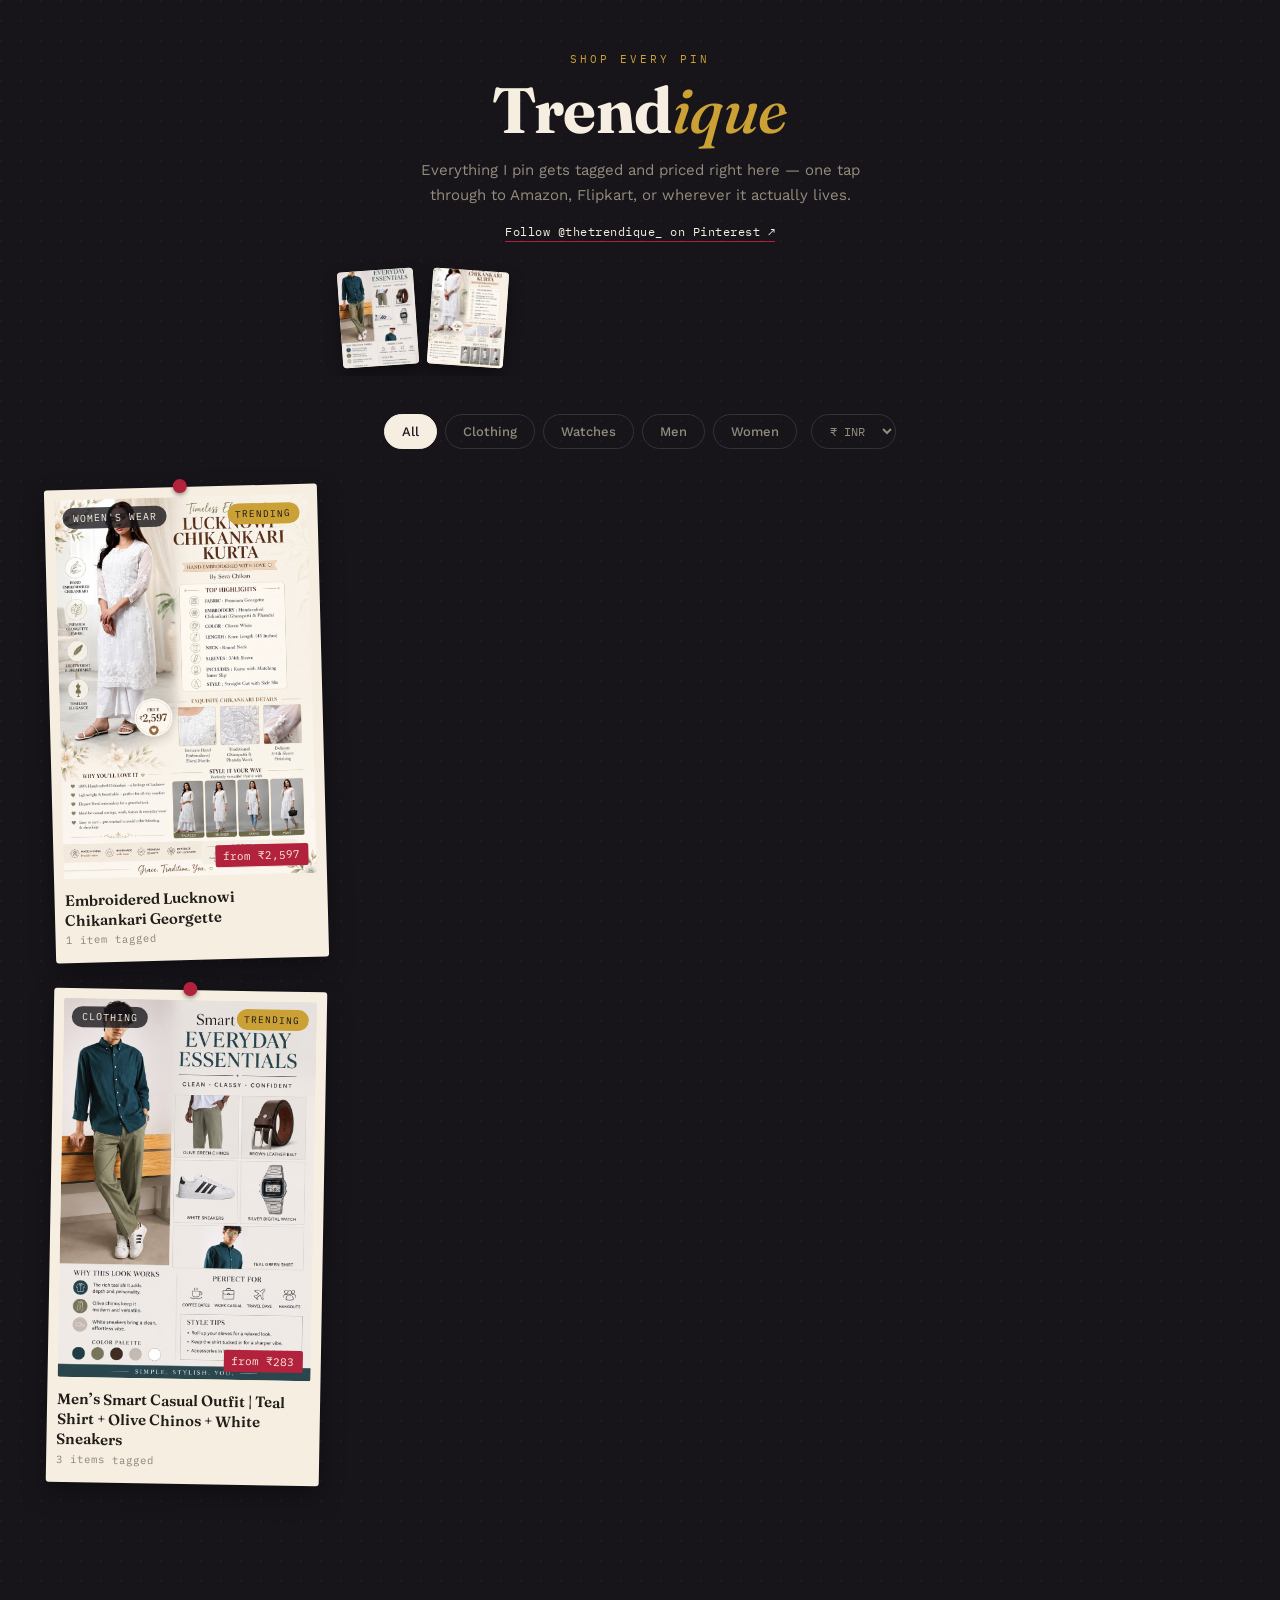
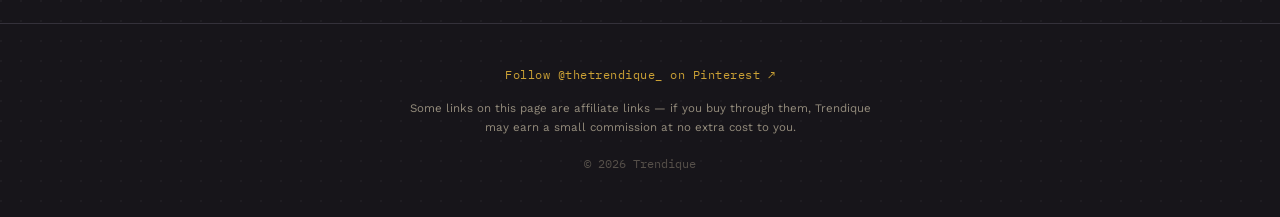
<file: index.html>
<!DOCTYPE html>
<html lang="en">
<head>
<meta charset="UTF-8" />
<meta name="viewport" content="width=device-width, initial-scale=1.0" />
<title>Trendique — Shop Every Pin</title>
<meta name="description" content="Every outfit and find I pin, tagged and ready to buy — straight from Amazon, Flipkart, and wherever else it lives." />
<meta property="og:title" content="Trendique — Shop Every Pin" />
<meta property="og:description" content="Every outfit and find I pin, tagged and ready to buy." />
<meta property="og:type" content="website" />
<link rel="icon" href="data:image/svg+xml,<svg xmlns=%22http://www.w3.org/2000/svg%22 viewBox=%220 0 100 100%22><text y=%22.9em%22 font-size=%2290%22>📌</text></svg>" />
<link rel="stylesheet" href="style.css" />
</head>
<body>

  <header class="site-header">
    <div class="hero-inner">
      <p class="eyebrow">Shop every pin</p>
      <h1>Trend<em>ique</em></h1>
      <p class="subtitle">Everything I pin gets tagged and priced right here — one tap through to Amazon, Flipkart, or wherever it actually lives.</p>
      <a class="pin-follow" href="https://pinterest.com/thetrendique_" target="_blank" rel="noopener noreferrer">Follow @thetrendique_ on Pinterest ↗</a>
    </div>
    <nav class="trending-strip" id="trendingStrip" aria-label="Trending pins — tap to shop">
      <!-- filled in by script.js -->
    </nav>
  </header>

  <div class="controls-row">
    <nav class="tags" id="tagFilters">
      <!-- filled in by script.js -->
    </nav>
    <select class="currency-select" id="currencySelect" aria-label="Currency">
      <option value="INR">₹ INR</option>
      <option value="USD">$ USD</option>
      <option value="EUR">€ EUR</option>
      <option value="GBP">£ GBP</option>
    </select>
  </div>

  <main class="corkboard" id="board">
    <!-- post cards filled in by script.js -->
  </main>

  <div class="overlay" id="overlay">
    <div class="drawer" id="drawer">
      <div class="drawer-head">
        <div>
          <p class="drawer-eyebrow">Tagged in this post</p>
          <h2 id="drawerTitle"></h2>
        </div>
        <button id="closeDrawer" aria-label="Close">&times;</button>
      </div>
      <div id="drawerItems" class="drawer-items"></div>
      <div class="drawer-total">
        <span id="itemCount"></span>
        <span id="totalPrice"></span>
      </div>
    </div>
  </div>

  <footer class="site-footer">
    <a class="footer-follow" href="https://pinterest.com/thetrendique_" target="_blank" rel="noopener noreferrer">Follow @thetrendique_ on Pinterest ↗</a>
    <p class="footer-disclosure">Some links on this page are affiliate links — if you buy through them, Trendique may earn a small commission at no extra cost to you.</p>
    <p class="footer-copyright">&copy; <span id="year"></span> Trendique</p>
  </footer>

  <script src="script.js"></script>
</body>
</html>
</file>
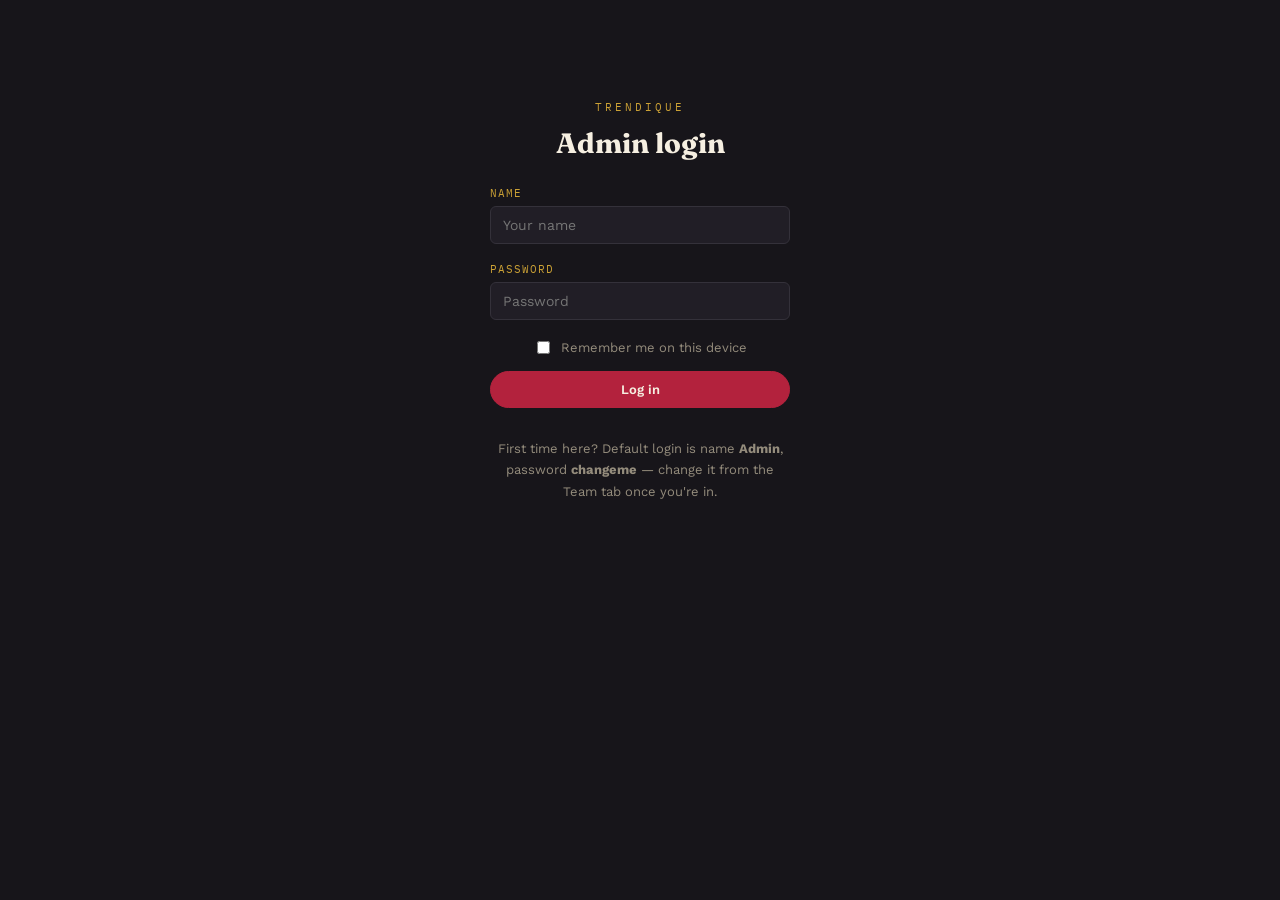
<file: admin.html>
<!DOCTYPE html>
<html lang="en">
<head>
<meta charset="UTF-8" />
<meta name="viewport" content="width=device-width, initial-scale=1.0" />
<title>Admin — Trendique</title>
<meta name="robots" content="noindex" />
<link rel="stylesheet" href="style.css" />
<link rel="stylesheet" href="admin.css" />
</head>
<body>

  <!-- LOGIN SCREEN -->
  <div class="login-screen" id="loginScreen">
    <p class="eyebrow">Trendique</p>
    <h1>Admin login</h1>
    <div class="field" style="text-align:left">
      <label>Name</label>
      <input id="loginName" placeholder="Your name" autocomplete="username" />
    </div>
    <div class="field" style="text-align:left">
      <label>Password</label>
      <input id="loginPass" type="password" placeholder="Password" autocomplete="current-password" />
    </div>
    <div class="checkbox-row">
      <input type="checkbox" id="rememberMe" />
      <label for="rememberMe">Remember me on this device</label>
    </div>
    <button class="btn btn-primary" id="loginBtn" style="width:100%">Log in</button>
    <p class="note" id="loginError" style="color:var(--berry); min-height:18px;"></p>
    <p class="note">First time here? Default login is name <strong>Admin</strong>, password <strong>changeme</strong> — change it from the Team tab once you're in.</p>
  </div>

  <!-- ADMIN PANEL (hidden until logged in) -->
  <div class="admin-shell" id="adminPanel" style="display:none">
    <div class="admin-topbar">
      <div>
        <p class="eyebrow">Logged in as <span id="whoami"></span></p>
        <h1>Admin panel</h1>
      </div>
      <div class="topbar-actions">
        <button class="btn btn-icon" id="settingsBtn" title="GitHub connection" aria-label="GitHub connection">&#9881;</button>
        <button class="btn" id="logoutBtn">Log out</button>
      </div>
    </div>

    <div class="warn">
      Heads up: this login is a simple front-door lock, not a secure account system — anyone who reads this page's code can see the password list. Don't reuse a real password here. Real access to your files is controlled separately through your GitHub repo's Collaborators settings — see the Team tab.
    </div>

    <!-- SETTINGS DRAWER -->
    <div id="settingsOverlay" class="settings-overlay">
      <div class="settings-drawer" id="settingsDrawer">
        <div class="settings-drawer-head">
          <h2>GitHub connection</h2>
          <button class="btn btn-icon" id="closeSettings" aria-label="Close">&times;</button>
        </div>
        <p class="note" style="margin-top:0;">Create a token: GitHub → Settings (your account) → Developer settings → Personal access tokens → Fine-grained tokens → Generate new. Repository access: <strong>this repo only</strong>. Permissions: <strong>Contents → Read and write</strong>. Give it an expiry date and label it with your name.</p>
        <div class="field">
          <label>GitHub username</label>
          <input id="gh-user" placeholder="e.g. absshukla" />
        </div>
        <div class="field">
          <label>Repository name</label>
          <input id="gh-repo" placeholder="e.g. Trendique" />
        </div>
        <div class="field">
          <label>Personal access token</label>
          <input id="gh-token" type="password" placeholder="github_pat_..." autocomplete="off" />
        </div>
        <div class="checkbox-row left">
          <input type="checkbox" id="gh-remember" />
          <label for="gh-remember">Remember this connection on this device</label>
        </div>
        <button class="btn btn-primary" id="gh-save" type="button" style="width:100%;">Save connection</button>
        <p class="note" id="gh-status"></p>
      </div>
    </div>

    <div class="tabs">
      <button class="tab active" data-tab="product">Add post</button>
      <button class="tab" data-tab="manage">My posts</button>
      <button class="tab" data-tab="team" id="teamTabBtn">Team</button>
    </div>

    <!-- ADD POST PANEL -->
    <div class="panel active" id="panel-product">
      <div class="admin-layout">

        <div class="preview-pane">
          <div class="preview-box">
            <p class="section-label">Live preview</p>
            <div class="preview-card-slot" id="previewCardSlot"></div>
            <div class="preview-meta" id="previewMeta"></div>
          </div>
        </div>

        <div class="form-pane">
          <p class="section-label">Photo</p>
          <div class="img-toggle">
            <button class="btn" id="useUrlBtn" type="button">Image URL</button>
            <button class="btn" id="useFileBtn" type="button">Upload / paste</button>
          </div>
          <div class="field" id="imageUrlField">
            <label>Image URL</label>
            <input id="f-image" placeholder="https://..." />
            <p class="field-hint">Pinned something on Pinterest? Open the pin, right-click the photo → Copy image address, and paste it here.</p>
          </div>
          <div class="field" id="imageFileField" style="display:none">
            <label>Choose or paste a photo</label>
            <div class="drop-zone" id="dropZone">
              <input id="f-imageFile" type="file" accept="image/*" />
              <p class="field-hint" style="margin-top:10px;">Drag a file in, browse, or copy an image from Pinterest and paste it here with Ctrl+V (⌘V on Mac).</p>
              <img id="imgPreview" class="thumb" style="display:none" />
            </div>
            <p class="field-hint">The photo gets embedded directly into the code — fine for a handful of products, but keep photos small or the site will get slow to load.</p>
          </div>

          <div class="field">
            <label>Caption</label>
            <input id="f-caption" placeholder="e.g. Weekend fit check" />
          </div>
          <div class="field">
            <label>Tags (comma separated — e.g. clothing, men)</label>
            <input id="f-tags" placeholder="clothing, men" />
          </div>
          <div class="checkbox-row left">
            <input type="checkbox" id="f-trending" />
            <label for="f-trending">Flag as Trending 🔥</label>
          </div>

          <p class="section-label" style="margin-top:26px;">Products in this post</p>
          <p class="note" style="margin-top:0;">Add every place your audience can actually buy each item — one row per store.</p>
          <div id="productBlocks"></div>
          <button class="btn" id="addProduct" type="button">+ Add another product</button>

          <hr class="divider" />

          <div class="actions">
            <button class="btn btn-primary" id="publishBtn" type="button">Publish directly to GitHub</button>
            <button class="btn" id="generate" type="button">Generate code instead</button>
          </div>
          <p class="note" id="publishMsg" style="min-height:18px;">Publishing needs a GitHub connection — set it up via the &#9881; icon above.</p>

          <textarea id="output" readonly placeholder="Manually-generated code appears here if you use 'Generate code instead'..."></textarea>
          <p class="note" id="copyMsg" style="min-height:18px;"></p>
          <button class="btn" id="copy" type="button" style="margin-top:6px;">Copy to clipboard</button>
        </div>

      </div>
    </div>

    <!-- MY POSTS PANEL -->
    <div class="panel" id="panel-manage">
      <p class="note" style="margin-top:0;">Loaded live from your repo. Deleting here commits the change directly to GitHub — same as publishing a new post.</p>
      <button class="btn" id="refreshPosts" type="button">Refresh list</button>
      <div id="postsList" style="margin-top:18px;"></div>
      <p class="note" id="postsMsg"></p>
    </div>

    <!-- TEAM PANEL -->
    <div class="panel" id="panel-team">
      <p class="section-label">Your real GitHub team</p>
      <p class="note" style="margin-top:0;">Pulled live from your repo's actual collaborators — this is your real, enforced team list, not something stored in a browser.</p>
      <button class="btn" id="refreshTeam" type="button">Refresh team</button>
      <div id="collabList" style="margin-top:14px;"></div>
      <p class="note" id="collabMsg"></p>

      <hr class="divider" />

      <p class="section-label">Recent activity</p>
      <p class="note" style="margin-top:0;">Real commit history for script.js — who changed what, and when.</p>
      <div id="activityList" style="margin-top:14px;"></div>
      <p class="note" id="activityMsg"></p>

      <hr class="divider" />

      <p class="section-label">Add someone to the team</p>
      <p class="note" style="margin-top:0;">This is the step that actually matters: add them as a GitHub collaborator so they get real access. On GitHub: your repo → Settings → Collaborators and teams → Add people → enter their GitHub username → choose <strong>Write</strong> (editor/uploader) or <strong>Admin</strong> (administrator). They'll get an invite email; once accepted, they show up above. Then have them log into this admin panel and add their own personal access token in Settings (⚙) — their token only works if GitHub has actually granted them access, so permissions are enforced for real.</p>

      <hr class="divider" />

      <p class="section-label">Panel logins (this device only)</p>
      <p class="note" style="margin-top:0;">Just a name tag for who's currently using this admin panel — not a real account. Names entered here also get credited in the GitHub commit message when that person publishes, so "My posts" and your commit history show who did what.</p>

      <div class="field">
        <label>Name</label>
        <input id="team-name" placeholder="Their name" />
      </div>
      <div class="field">
        <label>Password (for this admin panel only)</label>
        <input id="team-pass" placeholder="Choose a password" />
      </div>
      <div class="field">
        <label>Role label</label>
        <select id="team-role">
          <option value="admin">Administrator</option>
          <option value="editor">Editor</option>
          <option value="uploader">Uploader</option>
        </select>
      </div>
      <button class="btn" id="addPerson" type="button">Add login</button>

      <div id="teamList" style="margin-top:24px;"></div>
    </div>
  </div>

  <datalist id="storeOptions">
    <option value="Amazon"></option>
    <option value="Flipkart"></option>
    <option value="Myntra"></option>
    <option value="Ajio"></option>
    <option value="Nykaa"></option>
    <option value="Meesho"></option>
    <option value="Etsy"></option>
  </datalist>

  <script src="admin.js"></script>
</body>
</html>
</file>
<file: style.css>
@import url('https://fonts.googleapis.com/css2?family=Fraunces:ital,opsz,wght@0,9..144,600;0,9..144,700;1,9..144,500&family=Work+Sans:wght@400;500;600;700&family=IBM+Plex+Mono:wght@400;500;600&display=swap');

/* ---------------------------------------------------------------------
   DESIGN TOKENS — change these to re-theme the whole site + admin panel.
   admin.css reuses this same set of variables.
------------------------------------------------------------------------ */
:root {
  --ink: #17151A;          /* page background */
  --ink-soft: #211E26;     /* raised panels on dark bg */
  --paper: #F6EFE1;        /* pin card / drawer background */
  --paper-dim: #E7DBC3;    /* dashed dividers on paper */
  --berry: #B3223D;        /* primary accent — pushpin, price, buy */
  --berry-dark: #8D1B31;   /* accent hover */
  --gold: #CBA135;         /* secondary accent — eyebrow, trending badge */
  --teal: #3E7C74;         /* tertiary accent — new badge */
  --muted: #948C7C;        /* muted text on dark */
  --muted-on-paper: #8A8272;
  --line: #34313A;         /* hairline on dark */

  --font-display: 'Fraunces', serif;
  --font-body: 'Work Sans', sans-serif;
  --font-mono: 'IBM Plex Mono', monospace;

  --shadow-card: 0 10px 24px rgba(0,0,0,0.35);
  --shadow-card-hover: 0 22px 40px rgba(0,0,0,0.45);
}

* { box-sizing: border-box; }

html { scroll-behavior: smooth; }

body {
  margin: 0;
  background: var(--ink);
  background-image:
    radial-gradient(circle at 1px 1px, rgba(255,255,255,0.035) 1px, transparent 0);
  background-size: 20px 20px;
  font-family: var(--font-body);
  color: var(--paper);
  -webkit-font-smoothing: antialiased;
}

a { color: inherit; }

:focus-visible {
  outline: 2px solid var(--gold);
  outline-offset: 2px;
}

/* ---------------------------------------------------------------------
   HERO
------------------------------------------------------------------------ */
.site-header {
  padding: 52px 20px 8px;
}

.hero-inner {
  max-width: 620px;
  margin: 0 auto;
  text-align: center;
}

.eyebrow {
  font-family: var(--font-mono);
  font-size: 11px;
  letter-spacing: 3px;
  text-transform: uppercase;
  color: var(--gold);
  margin: 0 0 12px;
}

.site-header h1 {
  font-family: var(--font-display);
  font-weight: 700;
  font-size: clamp(38px, 8vw, 64px);
  margin: 0;
  letter-spacing: -0.5px;
  line-height: 1;
}

.site-header h1 em {
  font-style: italic;
  font-weight: 500;
  color: var(--gold);
}

.subtitle {
  color: var(--muted);
  max-width: 440px;
  margin: 16px auto 0;
  font-size: 15px;
  line-height: 1.65;
}

.pin-follow {
  display: inline-block;
  margin-top: 16px;
  font-family: var(--font-mono);
  font-size: 12px;
  letter-spacing: 0.5px;
  color: var(--paper);
  text-decoration: none;
  border-bottom: 1px solid var(--berry);
  padding-bottom: 2px;
  transition: color 160ms ease, border-color 160ms ease;
}
.pin-follow:hover { color: var(--gold); border-color: var(--gold); }

/* Trending strip — horizontally scrolling peek of pinned photos */
.trending-strip {
  display: flex;
  gap: 14px;
  overflow-x: auto;
  padding: 28px 20px 10px;
  margin: 0 auto;
  max-width: 640px;
  scroll-snap-type: x proximity;
  -webkit-overflow-scrolling: touch;
  scrollbar-width: none;
}
.trending-strip::-webkit-scrollbar { display: none; }

.strip-pin {
  flex: 0 0 auto;
  width: 76px;
  height: 96px;
  border-radius: 4px;
  overflow: hidden;
  border: none;
  padding: 0;
  cursor: pointer;
  background: var(--paper);
  scroll-snap-align: start;
  box-shadow: 0 8px 16px rgba(0,0,0,0.4);
  transition: transform 200ms ease, box-shadow 200ms ease;
}
.strip-pin:nth-child(odd) { transform: rotate(-4deg); }
.strip-pin:nth-child(even) { transform: rotate(4deg); }
.strip-pin:hover, .strip-pin:focus-visible {
  transform: rotate(0deg) translateY(-4px);
  box-shadow: 0 14px 26px rgba(0,0,0,0.5);
}
.strip-pin img { width: 100%; height: 100%; object-fit: cover; display: block; }

/* ---------------------------------------------------------------------
   CONTROLS — tag filters + currency
------------------------------------------------------------------------ */
.controls-row {
  display: flex;
  justify-content: center;
  align-items: center;
  gap: 14px;
  flex-wrap: wrap;
  padding: 30px 16px 4px;
  position: relative;
}

.currency-select {
  background: transparent;
  color: var(--muted);
  border: 1px solid var(--line);
  border-radius: 999px;
  padding: 8px 14px;
  font-family: var(--font-mono);
  font-size: 12px;
  cursor: pointer;
}
.currency-select:hover { border-color: var(--muted); color: var(--paper); }

.tags {
  display: flex;
  justify-content: center;
  gap: 8px;
  flex-wrap: wrap;
  padding: 0;
}

.tag-btn {
  padding: 9px 17px;
  border-radius: 999px;
  border: 1px solid var(--line);
  background: transparent;
  color: var(--muted);
  font-size: 13px;
  font-weight: 500;
  cursor: pointer;
  font-family: var(--font-body);
  transition: all 160ms ease;
}
.tag-btn:hover { border-color: var(--muted); color: var(--paper); }
.tag-btn.active {
  background: var(--paper);
  color: var(--ink);
  border-color: var(--paper);
}

/* ---------------------------------------------------------------------
   CORKBOARD — masonry grid of pinned cards
------------------------------------------------------------------------ */
.corkboard {
  padding: 34px 20px 90px;
}

.grid {
  column-width: 230px;
  column-gap: 30px;
  max-width: 1180px;
  margin: 0 auto;
}

.pin-card {
  display: inline-block;
  width: 100%;
  break-inside: avoid;
  position: relative;
  background: var(--paper);
  padding: 10px 10px 16px;
  border-radius: 3px;
  box-shadow: var(--shadow-card);
  border: none;
  cursor: pointer;
  text-align: left;
  font-family: inherit;
  margin: 0 0 30px;
  transform: rotate(var(--tilt, 0deg));
  transition: transform 220ms ease, box-shadow 220ms ease;
}

.pin-card:hover, .pin-card:focus-visible {
  transform: translateY(-6px) rotate(0deg);
  box-shadow: var(--shadow-card-hover);
  z-index: 2;
}

.pushpin {
  position: absolute;
  top: -8px;
  left: 50%;
  transform: translateX(-50%);
  width: 14px;
  height: 14px;
  border-radius: 50%;
  background: var(--berry);
  box-shadow: 0 2px 4px rgba(0,0,0,0.4);
  z-index: 1;
}

.img-wrap {
  position: relative;
  overflow: hidden;
  border-radius: 2px;
}

.img-wrap img {
  width: 100%;
  height: auto;
  display: block;
  transition: transform 400ms ease;
}
.pin-card:hover .img-wrap img { transform: scale(1.045); }

.category-badge {
  position: absolute;
  top: 8px;
  left: 8px;
  background: rgba(23,21,26,0.78);
  color: var(--paper);
  border-radius: 999px;
  padding: 4px 10px;
  font-family: var(--font-mono);
  font-size: 10px;
  text-transform: uppercase;
  letter-spacing: 1px;
}

.badge-stack {
  position: absolute;
  top: 8px;
  right: 8px;
  display: flex;
  flex-direction: column;
  gap: 5px;
  align-items: flex-end;
}

.badge {
  font-family: var(--font-mono);
  font-size: 9.5px;
  text-transform: uppercase;
  letter-spacing: 1px;
  padding: 4px 8px;
  border-radius: 999px;
  color: var(--ink);
}
.badge-trending { background: var(--gold); }
.badge-new { background: var(--teal); color: var(--paper); }

.price-tag {
  position: absolute;
  bottom: 8px;
  right: 8px;
  background: var(--berry);
  color: var(--paper);
  font-family: var(--font-mono);
  font-size: 11px;
  padding: 4px 8px;
  border-radius: 2px;
}

.pin-card .caption {
  font-family: var(--font-display);
  font-weight: 600;
  font-size: 15px;
  color: #201D1A;
  margin-top: 12px;
  margin-bottom: 2px;
  line-height: 1.35;
}

.pin-card .item-count {
  font-family: var(--font-mono);
  font-size: 10.5px;
  color: var(--muted-on-paper);
  margin: 0;
}

.empty-state {
  text-align: center;
  color: var(--muted);
  padding: 60px 20px;
  font-size: 14px;
}

/* ---------------------------------------------------------------------
   DRAWER — bottom sheet with per-store buy buttons
------------------------------------------------------------------------ */
.overlay {
  position: fixed;
  inset: 0;
  background: rgba(0,0,0,0.55);
  display: none;
  align-items: flex-end;
  justify-content: center;
  z-index: 50;
}
.overlay.open { display: flex; }

.drawer {
  background: var(--paper);
  color: #201D1A;
  width: 100%;
  max-width: 480px;
  border-radius: 12px 12px 0 0;
  padding: 22px 22px 28px;
  max-height: 82vh;
  overflow-y: auto;
  animation: slideUp 320ms cubic-bezier(.2,.8,.2,1);
}

@keyframes slideUp {
  from { transform: translateY(24px); opacity: 0; }
  to { transform: translateY(0); opacity: 1; }
}

.drawer-head {
  display: flex;
  justify-content: space-between;
  align-items: flex-start;
  margin-bottom: 14px;
  gap: 12px;
}

.drawer-eyebrow {
  font-family: var(--font-mono);
  font-size: 10px;
  color: var(--muted-on-paper);
  letter-spacing: 2px;
  text-transform: uppercase;
  margin: 0;
}

.drawer-head h2 {
  font-family: var(--font-display);
  font-size: 21px;
  margin: 4px 0 0;
  line-height: 1.25;
}

#closeDrawer {
  background: none;
  border: none;
  cursor: pointer;
  font-size: 26px;
  line-height: 1;
  color: #201D1A;
  padding: 4px;
  flex-shrink: 0;
}

.drawer-items {
  border-top: 1px dashed var(--paper-dim);
  padding-top: 6px;
}

.drawer-item {
  padding: 14px 0;
  border-bottom: 1px dashed var(--paper-dim);
}
.drawer-item:last-child { border-bottom: none; }

.drawer-item .name {
  margin: 0 0 9px;
  font-size: 14.5px;
  font-weight: 600;
  color: #201D1A;
}

.store-row {
  display: flex;
  flex-wrap: wrap;
  gap: 8px;
}

.store-btn {
  display: flex;
  flex-direction: column;
  align-items: flex-start;
  gap: 2px;
  padding: 8px 12px;
  border-radius: 6px;
  background: var(--ink);
  color: var(--paper);
  text-decoration: none;
  transition: transform 150ms ease, background 150ms ease;
}
.store-btn:hover, .store-btn:focus-visible {
  background: var(--berry);
  transform: translateY(-2px);
}
.store-name {
  font-family: var(--font-mono);
  font-size: 10px;
  text-transform: uppercase;
  letter-spacing: 1px;
  opacity: 0.75;
}
.store-price {
  font-family: var(--font-mono);
  font-size: 13px;
  font-weight: 500;
}

.drawer-total {
  display: flex;
  justify-content: space-between;
  align-items: center;
  margin-top: 18px;
  padding-top: 14px;
  border-top: 1px solid #201D1A;
  font-family: var(--font-mono);
  font-size: 12.5px;
  color: var(--muted-on-paper);
}
#totalPrice { color: #201D1A; font-size: 14px; font-weight: 500; }

/* ---------------------------------------------------------------------
   FOOTER
------------------------------------------------------------------------ */
.site-footer {
  text-align: center;
  padding: 40px 20px 34px;
  border-top: 1px solid var(--line);
  margin-top: 20px;
}

.footer-follow {
  font-family: var(--font-mono);
  font-size: 12px;
  letter-spacing: 0.5px;
  color: var(--gold);
  text-decoration: none;
}
.footer-follow:hover { color: var(--paper); }

.footer-disclosure {
  max-width: 480px;
  margin: 16px auto 0;
  color: var(--muted);
  font-size: 11.5px;
  line-height: 1.6;
}

.footer-copyright {
  color: #56504A;
  font-size: 12px;
  font-family: var(--font-mono);
  margin-top: 20px;
}

@media (prefers-reduced-motion: reduce) {
  html { scroll-behavior: auto; }
  .pin-card, .drawer, .strip-pin, .img-wrap img { animation: none !important; transition: none !important; }
}

@media (max-width: 480px) {
  .grid { column-width: 155px; column-gap: 16px; }
  .pin-card { padding: 8px 8px 14px; margin-bottom: 16px; }
}
</file>
<file: admin.css>
/* Builds on the tokens + fonts + .pin-card/.drawer-item styles already
   defined in style.css (admin.html links both files). */

body { background: var(--ink); }

.admin-shell { max-width: 980px; margin: 0 auto; padding: 40px 20px 90px; }

/* ---------------------------------------------------------------------
   LOGIN
------------------------------------------------------------------------ */
.login-screen { max-width: 340px; margin: 100px auto; padding: 0 20px; text-align: center; }
.login-screen .eyebrow { text-align: center; }
.login-screen h1 { font-family: var(--font-display); font-size: 28px; margin: 6px 0 26px; }
.checkbox-row { display: flex; align-items: center; gap: 8px; margin: 14px 0; font-size: 13px; color: var(--muted); justify-content: center; }
.checkbox-row.left { justify-content: flex-start; }

/* ---------------------------------------------------------------------
   TOP BAR + TABS
------------------------------------------------------------------------ */
.admin-topbar {
  display: flex;
  justify-content: space-between;
  align-items: flex-start;
  gap: 16px;
  flex-wrap: wrap;
}
.admin-topbar h1 { font-family: var(--font-display); font-size: 30px; margin: 2px 0 0; }
.admin-topbar .eyebrow { text-align: left; margin-bottom: 4px; }
.topbar-actions { display: flex; gap: 8px; }

.warn {
  background: #2A2118;
  border: 1px solid var(--gold);
  color: #E8C868;
  font-size: 12.5px;
  padding: 11px 14px;
  border-radius: 8px;
  line-height: 1.6;
  margin: 20px 0 26px;
}

.tabs { display: flex; gap: 8px; margin-bottom: 26px; flex-wrap: wrap; }
.tab {
  padding: 9px 18px;
  border-radius: 999px;
  border: 1px solid var(--line);
  background: transparent;
  color: var(--muted);
  font-size: 13px;
  font-family: var(--font-body);
  cursor: pointer;
  transition: all 160ms ease;
}
.tab:hover { border-color: var(--muted); color: var(--paper); }
.tab.active { background: var(--paper); color: var(--ink); border-color: var(--paper); }

.panel { display: none; }
.panel.active { display: block; }

.section-label {
  font-family: var(--font-mono);
  font-size: 11px;
  letter-spacing: 1.5px;
  text-transform: uppercase;
  color: var(--gold);
  margin: 0 0 10px;
}

.note { color: var(--muted); font-size: 13px; line-height: 1.65; margin: 6px 0; }
.divider { border: none; border-top: 1px solid var(--line); margin: 30px 0; }

/* ---------------------------------------------------------------------
   BUTTONS
------------------------------------------------------------------------ */
.btn {
  padding: 10px 18px;
  border-radius: 999px;
  border: 1px solid var(--line);
  background: transparent;
  color: var(--paper);
  font-size: 13px;
  cursor: pointer;
  font-family: var(--font-body);
  transition: all 150ms ease;
}
.btn:hover { border-color: var(--muted); }
.btn-primary { background: var(--berry); border-color: var(--berry); color: var(--paper); font-weight: 600; }
.btn-primary:hover { background: var(--berry-dark); border-color: var(--berry-dark); }
.btn-danger { border-color: var(--berry); color: var(--berry); }
.btn-danger:hover { background: var(--berry); color: var(--paper); }
.btn-icon { padding: 9px 13px; font-size: 15px; line-height: 1; }
.btn-sm { padding: 6px 12px; font-size: 12px; }
.btn[disabled] { opacity: 0.5; cursor: not-allowed; }
.actions { display: flex; gap: 10px; margin: 20px 0; flex-wrap: wrap; }

/* ---------------------------------------------------------------------
   FORM LAYOUT — two columns on wide screens, preview pinned on the right
------------------------------------------------------------------------ */
.admin-layout { display: block; }
.preview-pane { margin-bottom: 30px; }
.form-pane { }

@media (min-width: 900px) {
  .admin-layout { display: grid; grid-template-columns: 1fr 300px; gap: 34px; align-items: start; }
  .form-pane { grid-column: 1; grid-row: 1; }
  .preview-pane { grid-column: 2; grid-row: 1; position: sticky; top: 24px; margin-bottom: 0; }
}

.preview-box {
  background: var(--ink-soft);
  border: 1px solid var(--line);
  border-radius: 10px;
  padding: 20px;
}
.preview-box .section-label { margin-bottom: 16px; }
.preview-card-slot { display: flex; justify-content: center; }
.preview-card-slot .pin-card { cursor: default; margin: 0; max-width: 220px; }
.preview-card-slot .pin-card:hover { transform: rotate(0deg); }
.preview-meta { margin-top: 16px; font-size: 12px; color: var(--muted); line-height: 1.7; font-family: var(--font-mono); }
.preview-meta strong { color: var(--paper); }

.field { margin-bottom: 18px; }
.field label {
  display: block;
  font-family: var(--font-mono);
  font-size: 11px;
  letter-spacing: 1px;
  text-transform: uppercase;
  color: var(--gold);
  margin-bottom: 6px;
}
.field input, .field select, .field textarea {
  width: 100%;
  padding: 10px 12px;
  border-radius: 6px;
  border: 1px solid var(--line);
  background: var(--ink-soft);
  color: var(--paper);
  font-size: 14px;
  font-family: var(--font-body);
}
.field input:focus, .field select:focus, .field textarea:focus {
  outline: none;
  border-color: var(--gold);
}
.field-hint { font-size: 11.5px; color: var(--muted); margin-top: 5px; }

.img-toggle { display: flex; gap: 8px; margin-bottom: 12px; }
.img-toggle button { flex: 1; }
.thumb { max-width: 140px; border-radius: 4px; margin-top: 10px; display: block; }
.drop-zone {
  border: 1px dashed var(--line);
  border-radius: 8px;
  padding: 18px;
  text-align: center;
  transition: border-color 150ms ease, background 150ms ease;
}
.drop-zone.drag-over { border-color: var(--gold); background: rgba(203,161,53,0.08); }

/* ---------------------------------------------------------------------
   PRODUCTS + NESTED STORE LINKS
------------------------------------------------------------------------ */
.product-block {
  border: 1px solid var(--line);
  border-radius: 10px;
  padding: 16px;
  margin-bottom: 14px;
  background: var(--ink-soft);
}
.product-block-head {
  display: flex;
  justify-content: space-between;
  align-items: center;
  gap: 10px;
  margin-bottom: 12px;
}
.product-block-head .field { flex: 1; margin-bottom: 0; }

.link-rows { display: flex; flex-direction: column; gap: 8px; margin-bottom: 10px; }
.link-row {
  display: grid;
  grid-template-columns: 1fr 90px 1.4fr auto;
  gap: 8px;
  align-items: center;
}
.link-row input { padding: 8px 10px; font-size: 13px; }
.link-row .btn-icon { padding: 8px 11px; font-size: 13px; }

@media (max-width: 640px) {
  .link-row { grid-template-columns: 1fr 1fr; grid-template-areas: "store price" "url remove"; }
  .link-row input:nth-child(1) { grid-area: store; }
  .link-row input:nth-child(2) { grid-area: price; }
  .link-row input:nth-child(3) { grid-area: url; }
  .link-row button { grid-area: remove; }
}

#output {
  width: 100%;
  min-height: 200px;
  margin-top: 10px;
  background: var(--paper);
  color: #201D1A;
  border-radius: 8px;
  padding: 14px;
  font-family: var(--font-mono);
  font-size: 12.5px;
  border: none;
  white-space: pre;
}

/* ---------------------------------------------------------------------
   SETTINGS DRAWER
------------------------------------------------------------------------ */
.settings-overlay { position: fixed; inset: 0; background: rgba(0,0,0,0.55); display: none; justify-content: flex-end; z-index: 60; }
.settings-overlay.open { display: flex; }
.settings-drawer { background: var(--ink); width: 100%; max-width: 380px; height: 100%; padding: 26px 22px; overflow-y: auto; border-left: 1px solid var(--line); }
.settings-drawer-head { display: flex; justify-content: space-between; align-items: center; margin-bottom: 18px; }
.settings-drawer-head h2 { font-family: var(--font-display); font-size: 20px; margin: 0; }

/* ---------------------------------------------------------------------
   LISTS — posts, collaborators, activity, local team
------------------------------------------------------------------------ */
.list-row {
  display: flex;
  gap: 12px;
  align-items: center;
  padding: 11px 0;
  border-bottom: 1px dashed var(--line);
}
.list-row:last-child { border-bottom: none; }
.list-row img { width: 44px; height: 44px; object-fit: cover; border-radius: 6px; flex-shrink: 0; }
.list-row img.round { border-radius: 50%; }
.list-row .info { flex: 1; min-width: 0; }
.list-row .info p { margin: 0; font-size: 13.5px; overflow: hidden; text-overflow: ellipsis; white-space: nowrap; }
.list-row .info span { font-family: var(--font-mono); font-size: 11px; color: var(--muted); }

.team-row { display: flex; justify-content: space-between; align-items: center; padding: 10px 0; border-bottom: 1px dashed var(--line); font-size: 14px; gap: 10px; }
.team-row:last-child { border-bottom: none; }
.role-pill { font-family: var(--font-mono); font-size: 10.5px; padding: 3px 9px; border-radius: 999px; background: var(--line); color: var(--paper); text-transform: uppercase; flex-shrink: 0; }
.team-row-right { display: flex; align-items: center; gap: 8px; }
</file>
